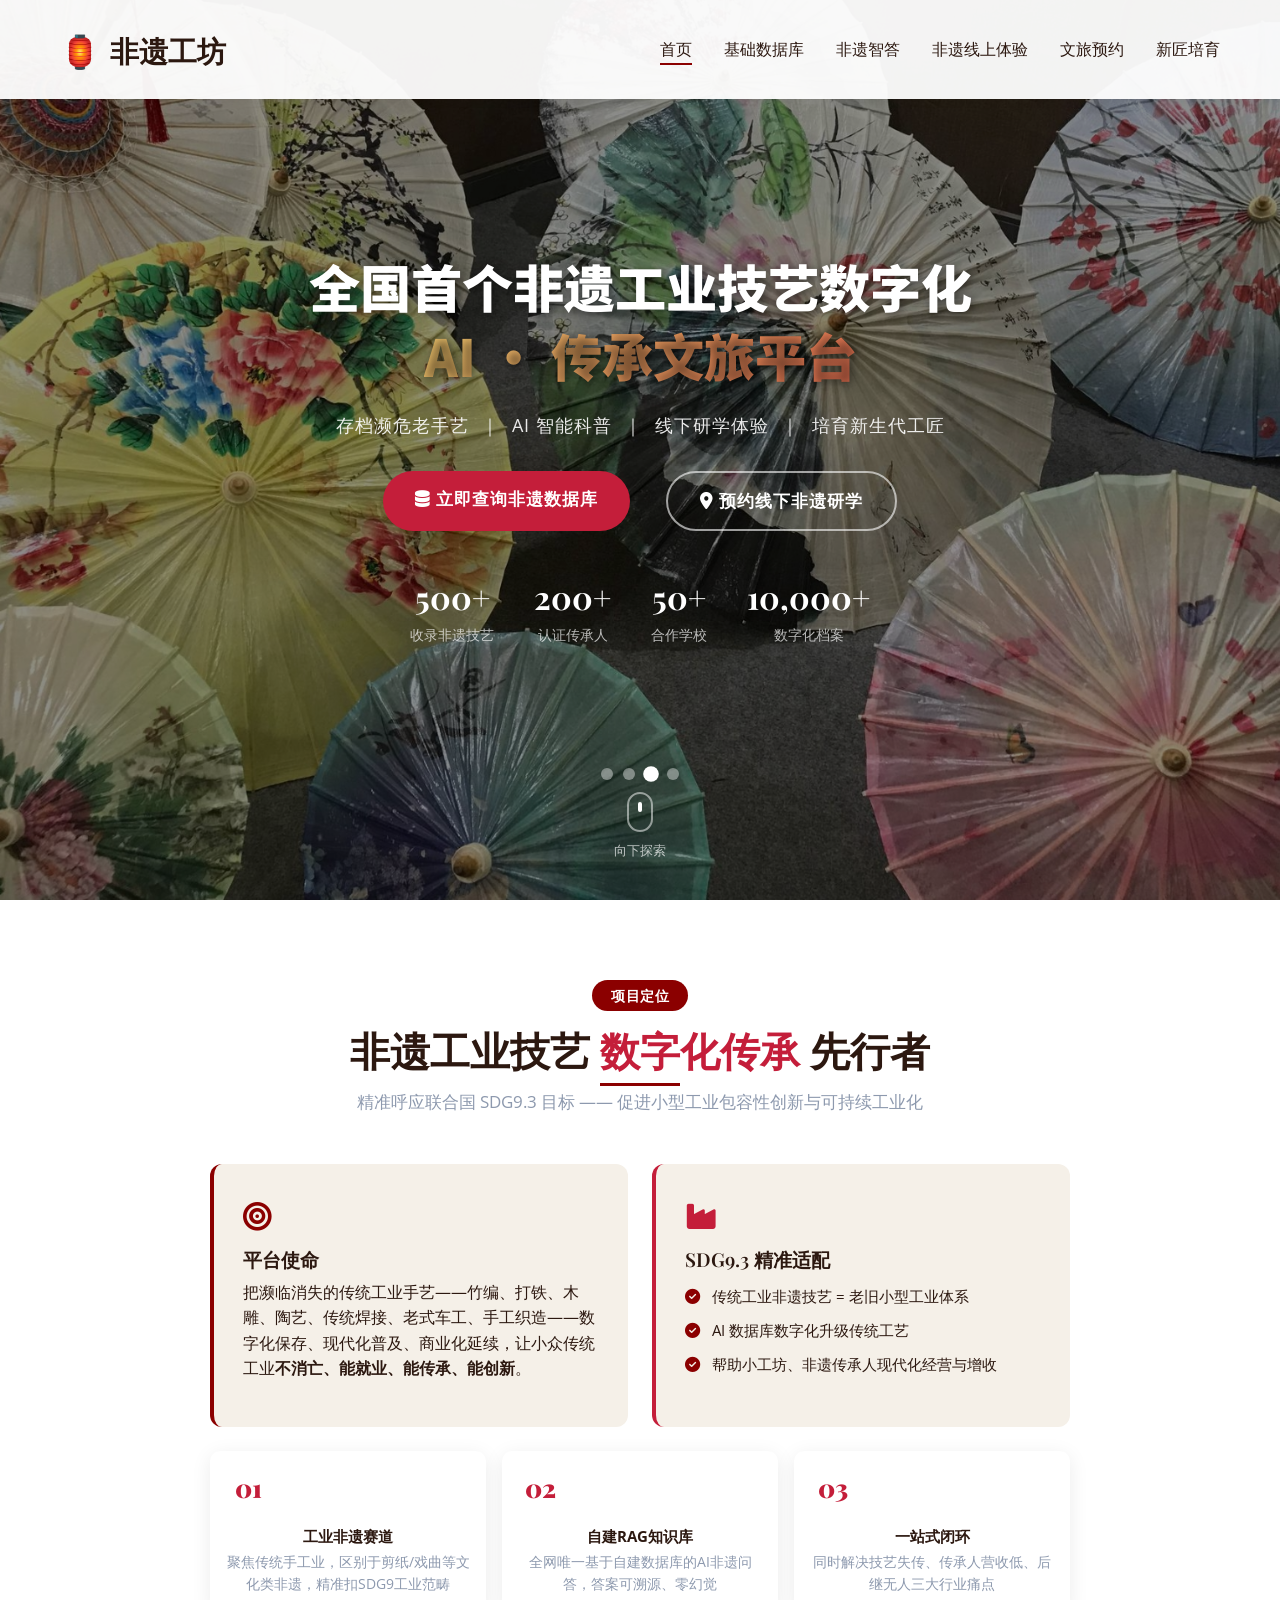
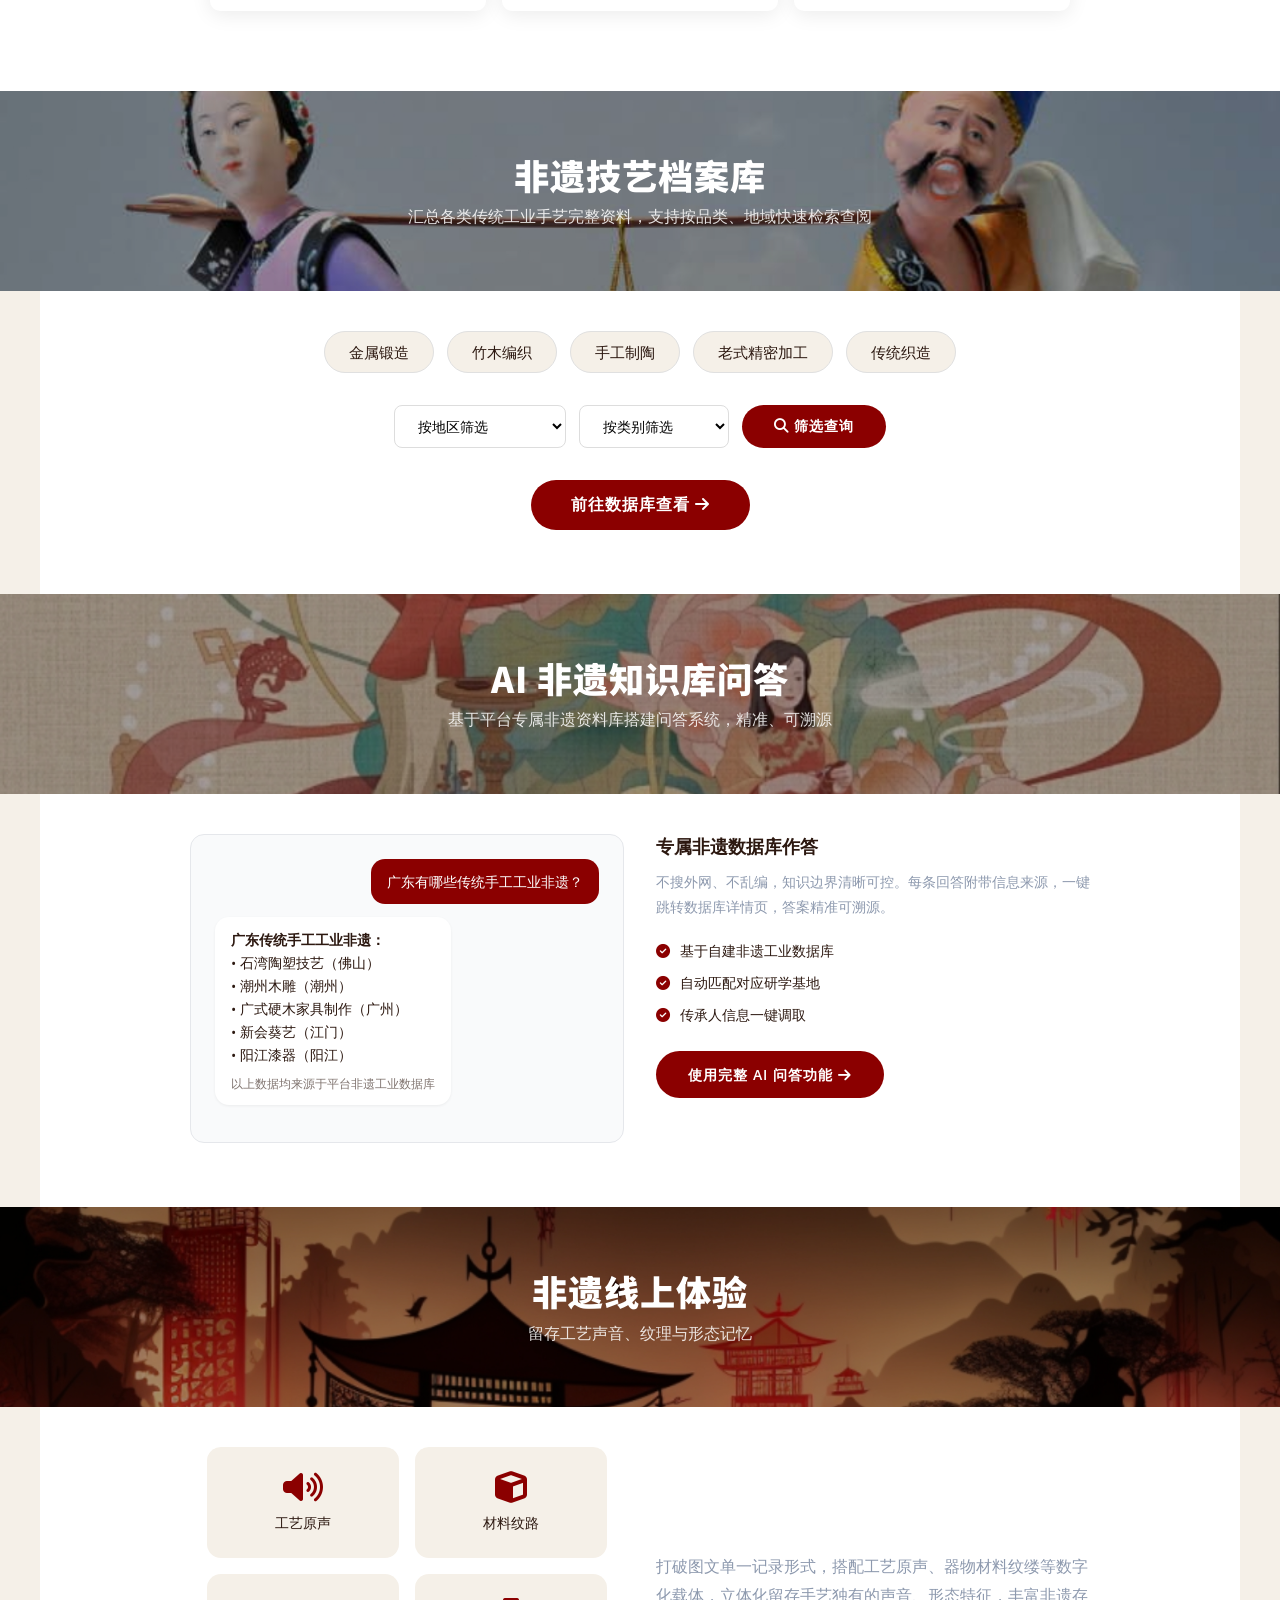
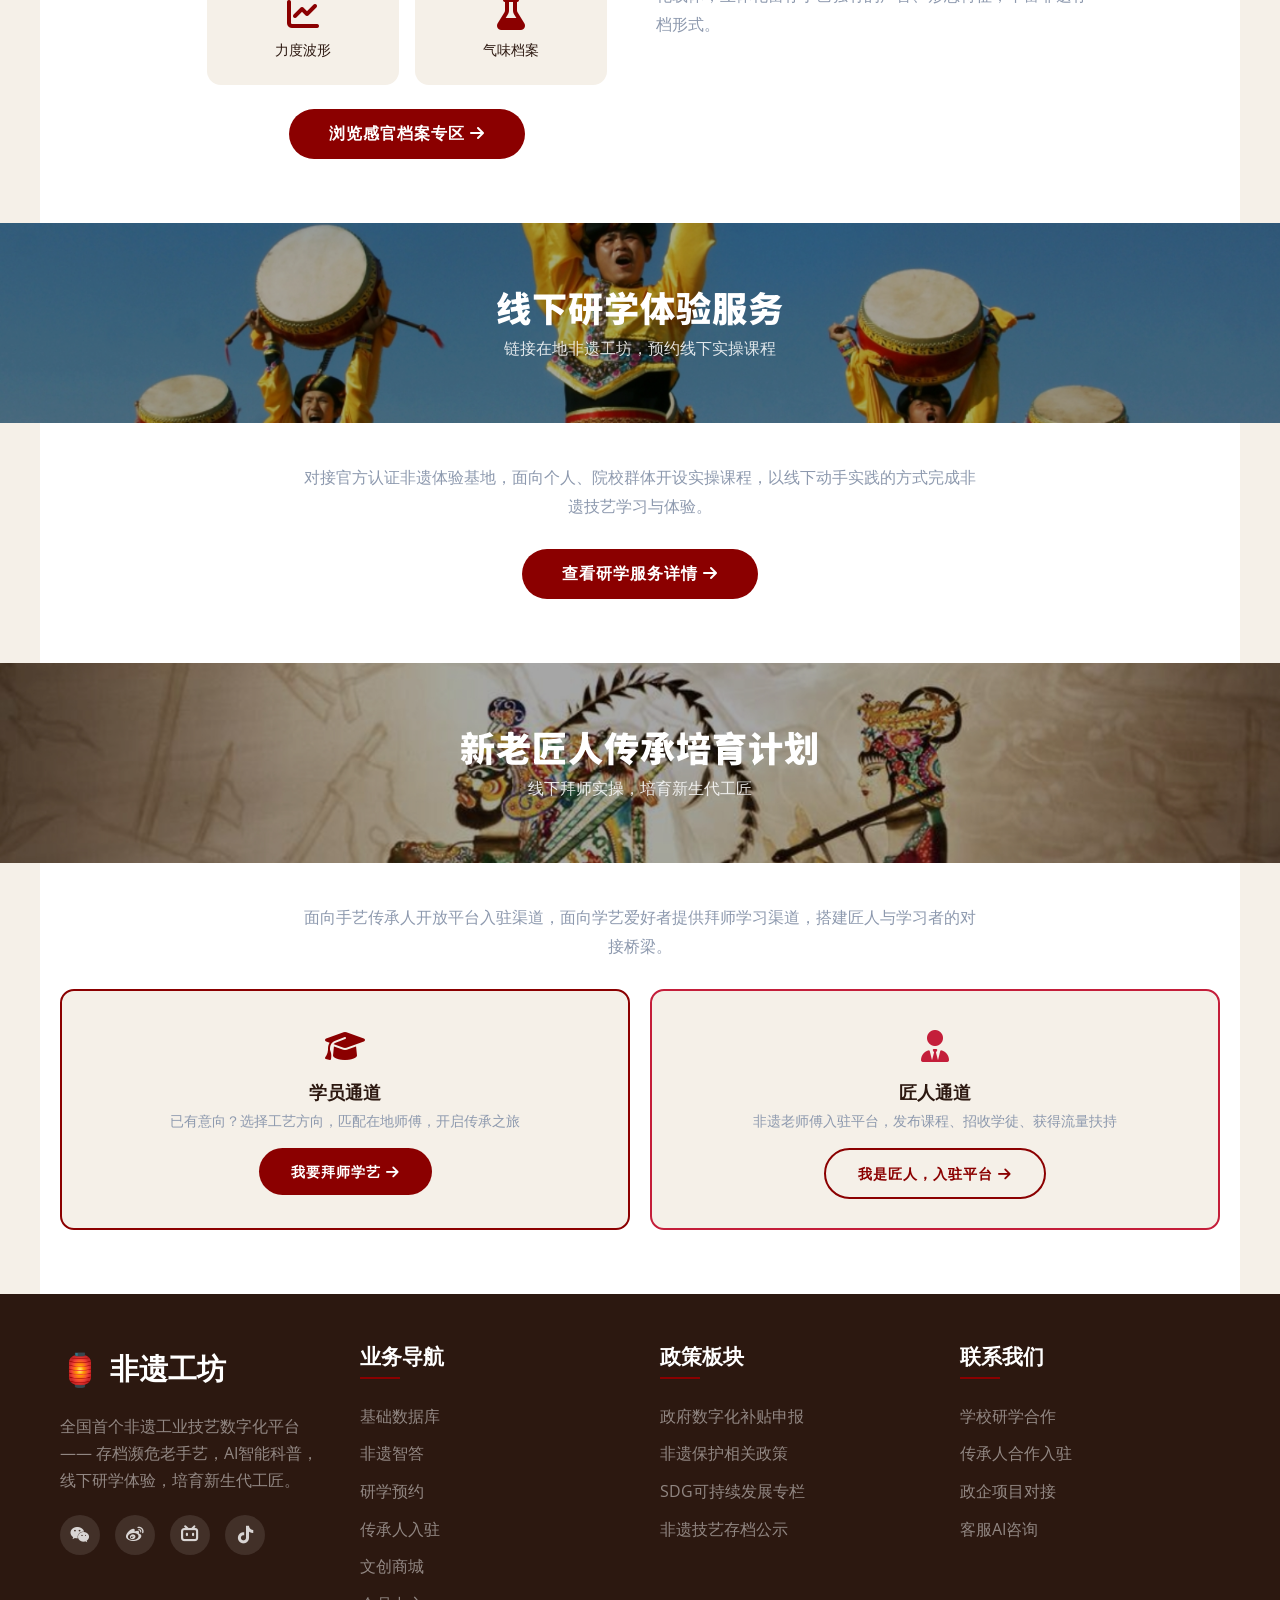
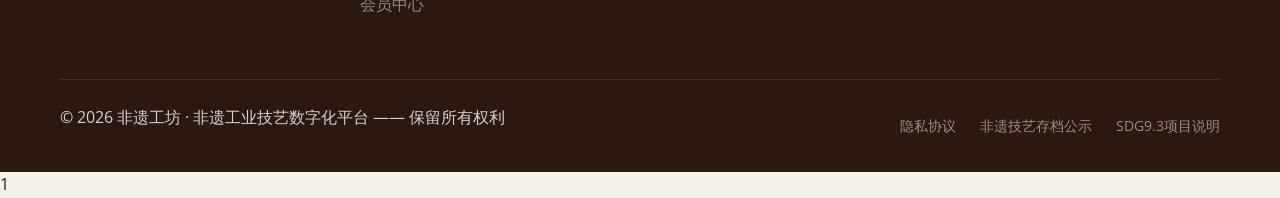
<file: html_base/index.html>
<!DOCTYPE html>
<html lang="zh-CN">
<head>
    <meta charset="UTF-8">
    <meta name="viewport" content="width=device-width, initial-scale=1.0">
    <title>非遗工业技艺数字化平台 - AI传承文旅</title>

    <!-- Google Fonts -->
    <link rel="preconnect" href="https://fonts.googleapis.com">
    <link rel="preconnect" href="https://fonts.gstatic.com" crossorigin>
    <link href="https://fonts.googleapis.com/css2?family=Playfair+Display:wght@400;500;600;700&family=Open+Sans:wght@300;400;500;600;700&family=Noto+Sans+SC:wght@300;400;500;700;900&display=swap" rel="stylesheet">

    <!-- Font Awesome Icons -->
    <link rel="stylesheet" href="https://cdn.bootcdn.net/ajax/libs/font-awesome/6.4.0/css/all.min.css">

    <!-- Main CSS -->
    <link rel="stylesheet" href="css/style.css">
    <!-- Page CSS -->
    <link rel="stylesheet" href="css/home.css">

    <link rel="icon" type="image/x-icon" href="images/favicon.png">
</head>
<body>
    <!-- Preloader -->
    <div class="preloader">
        <div class="flower-spinner">
            <div class="petal"></div><div class="petal"></div>
            <div class="petal"></div><div class="petal"></div>
        </div>
    </div>

    <!-- ============ Header ============ -->
    <header class="header">
        <div class="container">
            <nav class="navbar">
                <a href="index.html" class="logo">
                    <span class="logo-icon">🏮</span>
                    <span class="logo-text">非遗工坊</span>
                </a>
                <ul class="nav-menu">
                    <li><a href="index.html" class="nav-link active">首页</a></li>
                    <li><a href="database.html" class="nav-link">基础数据库</a></li>
                    <li><a href="rag-qa.html" class="nav-link">非遗智答</a></li>
                    <li><a href="sensory.html" class="nav-link">非遗线上体验</a></li>
                    <li><a href="school.html" class="nav-link">文旅预约</a></li>
                    <li><a href="register.html" class="nav-link">新匠培育</a></li>
                </ul>
                <div class="hamburger"><span class="bar"></span><span class="bar"></span><span class="bar"></span></div>
            </nav>
        </div>
    </header>

    <main>
        <!-- ============================================================ -->
        <!--  HERO BANNER —— 全屏轮播  -->
        <!-- ============================================================ -->
        <section class="hero-banner">
            <div class="hero-slider">
                <div class="hero-slide active" style="background-image: url('../captures/剪纸.jpeg');">
                    <div class="slide-overlay"></div>
                </div>
                <div class="hero-slide" style="background-image: url('../captures/剪纸2.jpeg');">
                    <div class="slide-overlay"></div>
                </div>
                <div class="hero-slide" style="background-image: url('../captures/实体.jpeg');">
                    <div class="slide-overlay"></div>
                </div>
                <div class="hero-slide" style="background-image: url('../captures/素材.jpeg');">
                    <div class="slide-overlay"></div>
                </div>
            </div>

            <div class="hero-indicators">
                <span class="indicator active"></span>
                <span class="indicator"></span>
                <span class="indicator"></span>
                <span class="indicator"></span>
            </div>

            <div class="hero-content">
                <h1 class="hero-title">全国首个非遗工业技艺数字化<br><span class="highlight">AI · 传承文旅平台</span></h1>
                <p class="hero-subtitle">存档濒危老手艺 &nbsp;｜&nbsp; AI 智能科普 &nbsp;｜&nbsp; 线下研学体验 &nbsp;｜&nbsp; 培育新生代工匠</p>
                <div class="hero-buttons">
                    <a href="database.html" class="btn btn-hero-primary">
                        <i class="fas fa-database"></i> 立即查询非遗数据库
                    </a>
                    <a href="school.html" class="btn btn-hero-secondary">
                        <i class="fas fa-map-marker-alt"></i> 预约线下非遗研学
                    </a>
                </div>
                <div class="hero-stats">
                    <div class="stat-item"><span class="stat-num">500+</span><span class="stat-label">收录非遗技艺</span></div>
                    <div class="stat-item"><span class="stat-num">200+</span><span class="stat-label">认证传承人</span></div>
                    <div class="stat-item"><span class="stat-num">50+</span><span class="stat-label">合作学校</span></div>
                    <div class="stat-item"><span class="stat-num">10,000+</span><span class="stat-label">数字化档案</span></div>
                </div>
            </div>
            <div class="scroll-indicator">
                <div class="mouse"><div class="wheel"></div></div>
                <span>向下探索</span>
            </div>
        </section>

        <!-- ============================================================ -->
        <!--  板块1：项目核心定位 & SDG9.3 价值区  -->
        <!-- ============================================================ -->
        <section class="section positioning" id="positioning">
            <div class="container">
                <div class="section-header">
                    <span class="section-tag">项目定位</span>
                    <h2 class="section-title">非遗工业技艺 <span class="highlight">数字化传承</span> 先行者</h2>
                    <p class="section-subtitle">精准呼应联合国 SDG9.3 目标 —— 促进小型工业包容性创新与可持续工业化</p>
                </div>
                <div class="positioning-grid single-col">
                    <div class="positioning-left">
                        <div class="mission-card">
                            <div class="card-icon"><i class="fas fa-bullseye"></i></div>
                            <h3>平台使命</h3>
                            <p>把濒临消失的传统工业手艺——竹编、打铁、木雕、陶艺、传统焊接、老式车工、手工织造——数字化保存、现代化普及、商业化延续，让小众传统工业<strong>不消亡、能就业、能传承、能创新</strong>。</p>
                        </div>
                        <div class="sdg-card">
                            <div class="card-icon"><i class="fas fa-industry"></i></div>
                            <h3>SDG9.3 精准适配</h3>
                            <ul>
                                <li><i class="fas fa-check-circle"></i> 传统工业非遗技艺 = 老旧小型工业体系</li>
                                <li><i class="fas fa-check-circle"></i> AI 数据库数字化升级传统工艺</li>
                                <li><i class="fas fa-check-circle"></i> 帮助小工坊、非遗传承人现代化经营与增收</li>
                            </ul>
                        </div>
                        <div class="unique-cards">
                            <div class="unique-item">
                                <span class="unique-num">01</span>
                                <div><strong>工业非遗赛道</strong><p>聚焦传统手工业，区别于剪纸/戏曲等文化类非遗，精准扣SDG9工业范畴</p></div>
                            </div>
                            <div class="unique-item">
                                <span class="unique-num">02</span>
                                <div><strong>自建RAG知识库</strong><p>全网唯一基于自建数据库的AI非遗问答，答案可溯源、零幻觉</p></div>
                            </div>
                            <div class="unique-item">
                                <span class="unique-num">03</span>
                                <div><strong>一站式闭环</strong><p>同时解决技艺失传、传承人营收低、后继无人三大行业痛点</p></div>
                            </div>
                        </div>
                    </div>
                </div>
            </div>
        </section>

        <!-- ============================================================ -->
        <!--  板块2：非遗工业技艺数据库  -->
        <!-- ============================================================ -->
        <section class="section immersive-section" id="database">
            <div class="immersive-header" style="background-image: url('../captures/铜人.jpeg'); background-position: center 20%;">
                <div class="immersive-overlay"></div>
                <div class="immersive-content">
                    <h2>非遗技艺档案库</h2>
                    <p>汇总各类传统工业手艺完整资料，支持按品类、地域快速检索查阅</p>
                </div>
            </div>
            <div class="container section-body">
                <div class="simple-tags">
                    <span class="simple-tag">金属锻造</span>
                    <span class="simple-tag">竹木编织</span>
                    <span class="simple-tag">手工制陶</span>
                    <span class="simple-tag">老式精密加工</span>
                    <span class="simple-tag">传统织造</span>
                </div>
                <div class="simple-filter">
                    <select><option value="">按地区筛选</option><option>北京市</option><option>天津市</option><option>上海市</option><option>重庆市</option><option>河北省</option><option>山西省</option><option>辽宁省</option><option>吉林省</option><option>黑龙江省</option><option>江苏省</option><option>浙江省</option><option>安徽省</option><option>福建省</option><option>江西省</option><option>山东省</option><option>河南省</option><option>湖北省</option><option>湖南省</option><option>广东省</option><option>海南省</option><option>四川省</option><option>贵州省</option><option>云南省</option><option>陕西省</option><option>甘肃省</option><option>青海省</option><option>台湾省</option><option>内蒙古自治区</option><option>广西壮族自治区</option><option>西藏自治区</option><option>宁夏回族自治区</option><option>新疆维吾尔自治区</option><option>香港特别行政区</option><option>澳门特别行政区</option></select>
                    <select><option value="">按类别筛选</option><option>民间文学</option><option>传统音乐</option><option>传统舞蹈</option><option>传统戏剧</option><option>曲艺</option><option>传统体育</option><option>传统美术</option><option>传统技艺</option><option>传统医药</option></select>
                    <button class="btn btn-primary"><i class="fas fa-search"></i> 筛选查询</button>
                </div>
                <div class="simple-btn-row">
                    <a href="database.html" class="btn btn-primary">前往数据库查看 <i class="fas fa-arrow-right"></i></a>
                </div>
            </div>
        </section>

        <!-- ============================================================ -->
        <!--  板块3：RAG 智能问答系统  -->
        <!-- ============================================================ -->
        <section class="section immersive-section" id="ai-qa">
            <div class="immersive-header" style="background-image: url('../captures/剪纸3.jpeg');">
                <div class="immersive-overlay"></div>
                <div class="immersive-content">
                    <h2>AI 非遗知识库问答</h2>
                    <p>基于平台专属非遗资料库搭建问答系统，精准、可溯源</p>
                </div>
            </div>
            <div class="container section-body">
                <div class="qa-split">
                    <div class="qa-demo">
                        <div class="demo-chat">
                            <div class="demo-msg user-msg">
                                <div class="demo-bubble">广东有哪些传统手工工业非遗？</div>
                            </div>
                            <div class="demo-msg ai-msg">
                                <div class="demo-bubble">
                                    <strong>广东传统手工工业非遗：</strong><br>
                                    • 石湾陶塑技艺（佛山）<br>
                                    • 潮州木雕（潮州）<br>
                                    • 广式硬木家具制作（广州）<br>
                                    • 新会葵艺（江门）<br>
                                    • 阳江漆器（阳江）<br>
                                    <small>以上数据均来源于平台非遗工业数据库</small>
                                </div>
                            </div>
                        </div>
                    </div>
                    <div class="qa-desc">
                        <h3>专属非遗数据库作答</h3>
                        <p>不搜外网、不乱编，知识边界清晰可控。每条回答附带信息来源，一键跳转数据库详情页，答案精准可溯源。</p>
                        <ul class="qa-desc-list">
                            <li><i class="fas fa-check-circle"></i> 基于自建非遗工业数据库</li>
                            <li><i class="fas fa-check-circle"></i> 自动匹配对应研学基地</li>
                            <li><i class="fas fa-check-circle"></i> 传承人信息一键调取</li>
                        </ul>
                        <a href="rag-qa.html" class="btn btn-primary">使用完整 AI 问答功能 <i class="fas fa-arrow-right"></i></a>
                    </div>
                </div>
            </div>
        </section>

        <!-- ============================================================ -->
        <!--  板块4：感官数字化档案  -->
        <!-- ============================================================ -->
        <section class="section immersive-section" id="sensory">
            <div class="immersive-header" style="background-image: url('../captures/素材2.jpeg');">
                <div class="immersive-overlay"></div>
                <div class="immersive-content">
                    <h2>非遗线上体验</h2>
                    <p>留存工艺声音、纹理与形态记忆</p>
                </div>
            </div>
            <div class="container section-body">
                <div class="sensory-split">
                    <div class="sensory-left">
                        <div class="simple-preview-controls">
                            <div class="preview-item">
                                <i class="fas fa-volume-up"></i>
                                <span>工艺原声</span>
                            </div>
                            <div class="preview-item">
                                <i class="fas fa-cube"></i>
                                <span>材料纹路</span>
                            </div>
                            <div class="preview-item">
                                <i class="fas fa-chart-line"></i>
                                <span>力度波形</span>
                            </div>
                            <div class="preview-item">
                                <i class="fas fa-flask"></i>
                                <span>气味档案</span>
                            </div>
                        </div>
                        <div class="simple-btn-row">
                            <a href="sensory.html" class="btn btn-primary">浏览感官档案专区 <i class="fas fa-arrow-right"></i></a>
                        </div>
                    </div>
                    <div class="sensory-right">
                        <p class="sensory-desc">打破图文单一记录形式，搭配工艺原声、器物材料纹缕等数字化载体，立体化留存手艺独有的声音、形态特征，丰富非遗存档形式。</p>
                    </div>
                </div>
            </div>
        </section>

        <!-- ============================================================ -->
        <!--  板块5：线下研学体验服务  -->
        <!-- ============================================================ -->
        <section class="section immersive-section" id="study-tour">
            <div class="immersive-header" style="background-image: url('../captures/实体鼓.jpeg');">
                <div class="immersive-overlay"></div>
                <div class="immersive-content">
                    <h2>线下研学体验服务</h2>
                    <p>链接在地非遗工坊，预约线下实操课程</p>
                </div>
            </div>
            <div class="container section-body">
                <p class="section-body-desc">对接官方认证非遗体验基地，面向个人、院校群体开设实操课程，以线下动手实践的方式完成非遗技艺学习与体验。</p>
                <div class="simple-btn-row">
                    <a href="school.html" class="btn btn-primary">查看研学服务详情 <i class="fas fa-arrow-right"></i></a>
                </div>
            </div>
        </section>

        <!-- ============================================================ -->
        <!--  板块6：新老匠人传承培育计划  -->
        <!-- ============================================================ -->
        <section class="section immersive-section" id="inheritor">
            <div class="immersive-header" style="background-image: url('../captures/剪纸4.jpeg');">
                <div class="immersive-overlay"></div>
                <div class="immersive-content">
                    <h2>新老匠人传承培育计划</h2>
                    <p>线下拜师实操，培育新生代工匠</p>
                </div>
            </div>
            <div class="container section-body">
                <p class="section-body-desc">面向手艺传承人开放平台入驻渠道，面向学艺爱好者提供拜师学习渠道，搭建匠人与学习者的对接桥梁。</p>
                <div class="dual-entry">
                    <div class="entry-panel student-panel">
                        <div class="entry-icon"><i class="fas fa-graduation-cap"></i></div>
                        <h3>学员通道</h3>
                        <p>已有意向？选择工艺方向，匹配在地师傅，开启传承之旅</p>
                        <a href="register.html" class="btn btn-primary">我要拜师学艺 <i class="fas fa-arrow-right"></i></a>
                    </div>
                    <div class="entry-panel master-panel">
                        <div class="entry-icon"><i class="fas fa-user-tie"></i></div>
                        <h3>匠人通道</h3>
                        <p>非遗老师傅入驻平台，发布课程、招收学徒、获得流量扶持</p>
                        <a href="register.html" class="btn btn-secondary">我是匠人，入驻平台 <i class="fas fa-arrow-right"></i></a>
                    </div>
                </div>
            </div>
        </section>
    </main>

    <!-- ============================================================ -->
    <!--  底部功能区（全站通用页脚增强版）  -->
    <!-- ============================================================ -->
    <footer class="footer enhanced-footer">
        <div class="container">
            <div class="footer-grid">
                <div class="footer-col footer-brand">
                    <a href="index.html" class="logo footer-logo">
                        <span class="logo-icon">🏮</span>
                        <span class="logo-text">非遗工坊</span>
                    </a>
                    <p class="footer-about">全国首个非遗工业技艺数字化平台 —— 存档濒危老手艺，AI智能科普，线下研学体验，培育新生代工匠。</p>
                    <div class="social-links">
                        <a href="#"><i class="fab fa-weixin"></i></a>
                        <a href="#"><i class="fab fa-weibo"></i></a>
                        <a href="#"><i class="fab fa-bilibili"></i></a>
                        <a href="#"><i class="fab fa-tiktok"></i></a>
                    </div>
                </div>
                <div class="footer-col">
                    <h3 class="footer-title">业务导航</h3>
                    <ul class="footer-links">
                        <li><a href="database.html">基础数据库</a></li>
                        <li><a href="rag-qa.html">非遗智答</a></li>
                        <li><a href="school.html">研学预约</a></li>
                        <li><a href="register.html">传承人入驻</a></li>
                        <li><a href="#">文创商城</a></li>
                        <li><a href="#">会员中心</a></li>
                    </ul>
                </div>
                <div class="footer-col">
                    <h3 class="footer-title">政策板块</h3>
                    <ul class="footer-links">
                        <li><a href="#">政府数字化补贴申报</a></li>
                        <li><a href="#">非遗保护相关政策</a></li>
                        <li><a href="#">SDG可持续发展专栏</a></li>
                        <li><a href="#">非遗技艺存档公示</a></li>
                    </ul>
                </div>
                <div class="footer-col">
                    <h3 class="footer-title">联系我们</h3>
                    <ul class="footer-links">
                        <li><a href="school.html">学校研学合作</a></li>
                        <li><a href="#">传承人合作入驻</a></li>
                        <li><a href="#">政企项目对接</a></li>
                        <li><a href="rag-qa.html">客服AI咨询</a></li>
                    </ul>
                </div>
            </div>
            <div class="footer-bottom">
                <p>&copy; <span id="current-year">2026</span> 非遗工坊 · 非遗工业技艺数字化平台 —— 保留所有权利</p>
                <div class="footer-links-bottom">
                    <a href="#">隐私协议</a>
                    <a href="#">非遗技艺存档公示</a>
                    <a href="#">SDG9.3项目说明</a>
                </div>
            </div>
        </div>
    </footer>

    <!-- Back to Top -->
    <button class="back-to-top"><i class="fas fa-chevron-up"></i></button>

    <!-- JavaScript -->
    <script src="js/script.js"></script>
    <script src="js/home.js"></script>
1</body>
</html>
</file>
<file: html_base/css/style.css>
/* ===== CSS RESET & BASE STYLES ===== */
* {
    margin: 0;
    padding: 0;
    box-sizing: border-box;
}

:root {
    /* Color Palette - 中国非遗文化配色 */
    --primary-color: #8B0000;
    --primary-dark: #6B0000;
    --secondary-color: #DAA520;
    --accent-color: #C41E3A;
    --dark-color: #2C1810;
    --light-color: #F5F0E8;
    --gray-color: #8d99ae;
    --white: #ffffff;
    --black: #222222;
    
    /* Typography */
    --heading-font: 'Playfair Display', serif;
    --body-font: 'Open Sans', sans-serif;
    
    /* Spacing */
    --section-padding: 5rem 0;
    --container-width: 1200px;
    
    /* Transitions */
    --transition: all 0.3s ease;
    --slow-transition: all 0.6s cubic-bezier(0.4, 0, 0.2, 1);
    
    /* Shadows */
    --shadow: 0 5px 15px rgba(0, 0, 0, 0.08);
    --shadow-hover: 0 10px 25px rgba(0, 0, 0, 0.12);
}

html {
    scroll-behavior: smooth;
}

body {
    font-family: var(--body-font);
    font-size: 16px;
    line-height: 1.6;
    color: var(--dark-color);
    background-color: var(--light-color);
    overflow-x: hidden;
}

.container {
    width: 100%;
    max-width: var(--container-width);
    margin: 0 auto;
    padding: 0 20px;
}

section {
    padding: var(--section-padding);
}

/* ===== TYPOGRAPHY ===== */
h1, h2, h3, h4, h5, h6 {
    font-family: var(--heading-font);
    font-weight: 600;
    line-height: 1.3;
    margin-bottom: 1rem;
}

h1 {
    font-size: 3.5rem;
}

h2 {
    font-size: 2.5rem;
    position: relative;
    display: inline-block;
}

.section-title {
    text-align: center;
    margin-bottom: 3rem;
}

.section-title::after {
    content: '';
    position: absolute;
    bottom: -10px;
    left: 50%;
    transform: translateX(-50%);
    width: 80px;
    height: 3px;
    background-color: var(--primary-color);
}

p {
    margin-bottom: 1rem;
}

a {
    text-decoration: none;
    color: inherit;
    transition: var(--transition);
}

ul {
    list-style: none;
}

/* ===== BUTTONS ===== */
.btn {
    display: inline-block;
    padding: 12px 32px;
    border-radius: 50px;
    font-weight: 600;
    text-transform: uppercase;
    letter-spacing: 1px;
    font-size: 0.9rem;
    border: none;
    cursor: pointer;
    transition: var(--transition);
    text-align: center;
}

.btn-primary {
    background-color: var(--primary-color);
    color: var(--white);
}

.btn-primary:hover {
    background-color: var(--primary-dark);
    transform: translateY(-3px);
    box-shadow: var(--shadow-hover);
}

.btn-secondary {
    background-color: transparent;
    color: var(--primary-color);
    border: 2px solid var(--primary-color);
}

.btn-secondary:hover {
    background-color: var(--primary-color);
    color: var(--white);
    transform: translateY(-3px);
}

.btn-light {
    background-color: var(--white);
    color: var(--primary-color);
}

.btn-light:hover {
    background-color: var(--primary-color);
    color: var(--white);
}

/* ===== SHARED PAGE BANNER ===== */
.page-banner {
    background-size: cover;
    background-position: center;
    position: relative;
    text-align: center;
    height: 220px;
    display: flex;
    align-items: center;
    justify-content: center;
    overflow: hidden;
    cursor: default;
    transition: height 0.5s cubic-bezier(0.4, 0, 0.2, 1);
    color: #fff;
}
.page-banner:hover {
    height: 380px;
}
.page-banner::before {
    content: '';
    position: absolute;
    inset: 0;
    background: rgba(0,0,0,0.35);
    z-index: 0;
    transition: background 0.5s;
}
.page-banner:hover::before {
    background: rgba(0,0,0,0.25);
}
.page-banner .container {
    position: relative;
    z-index: 1;
}
.page-banner .page-title {
    font-family: 'Noto Sans SC', var(--heading-font);
    font-size: 2.2rem;
    font-weight: 900;
    margin-bottom: 0.4rem;
    color: #fff;
}
.page-banner .page-subtitle {
    font-size: 1rem;
    opacity: 0.85;
    margin: 0;
}

/* ===== PRELOADER ===== */
.preloader {
    position: fixed;
    top: 0;
    left: 0;
    width: 100%;
    height: 100%;
    background-color: var(--light-color);
    display: flex;
    justify-content: center;
    align-items: center;
    z-index: 9999;
    transition: opacity 0.5s ease, visibility 0.5s ease;
}

.preloader.hidden {
    opacity: 0;
    visibility: hidden;
}

.flower-spinner {
    position: relative;
    width: 80px;
    height: 80px;
}

.petal {
    position: absolute;
    width: 20px;
    height: 40px;
    background-color: var(--primary-color);
    border-radius: 50% 50% 50% 50% / 60% 60% 40% 40%;
    transform-origin: bottom center;
    animation: bloom 1.5s infinite ease-in-out;
}

.petal:nth-child(1) { transform: rotate(0deg) translateY(-20px); animation-delay: 0s; }
.petal:nth-child(2) { transform: rotate(90deg) translateY(-20px); animation-delay: 0.2s; }
.petal:nth-child(3) { transform: rotate(180deg) translateY(-20px); animation-delay: 0.4s; }
.petal:nth-child(4) { transform: rotate(270deg) translateY(-20px); animation-delay: 0.6s; }

@keyframes bloom {
    0%, 100% { transform: rotate(var(--rot)) translateY(-20px) scale(0.8); }
    50% { transform: rotate(var(--rot)) translateY(-30px) scale(1.1); }
}

/* ===== HEADER & NAVIGATION ===== */
.header {
    position: fixed;
    top: 0;
    left: 0;
    width: 100%;
    background-color: rgba(255, 255, 255, 0.95);
    box-shadow: 0 2px 10px rgba(0, 0, 0, 0.05);
    z-index: 1000;
    transition: var(--transition);
}

.header.scrolled {
    background-color: var(--white);
    box-shadow: var(--shadow);
}

.navbar {
    display: flex;
    justify-content: space-between;
    align-items: center;
    padding: 1.5rem 0;
}

.logo {
    display: flex;
    align-items: center;
    font-family: var(--heading-font);
    font-size: 1.8rem;
    font-weight: 700;
    color: var(--dark-color);
}

.logo-icon {
    margin-right: 10px;
    font-size: 2rem;
}

.nav-menu {
    display: flex;
    gap: 2rem;
}

.nav-link {
    font-weight: 500;
    position: relative;
    padding: 5px 0;
}

.nav-link::after {
    content: '';
    position: absolute;
    bottom: 0;
    left: 0;
    width: 0;
    height: 2px;
    background-color: var(--primary-color);
    transition: var(--transition);
}

.nav-link:hover::after,
.nav-link.active::after {
    width: 100%;
}

.nav-icons {
    display: flex;
    gap: 1.5rem;
    align-items: center;
}

.icon-link {
    font-size: 1.2rem;
    position: relative;
    display: flex;
    align-items: center;
}

.hamburger {
    display: none;
    cursor: pointer;
}

.bar {
    display: block;
    width: 25px;
    height: 3px;
    margin: 5px auto;
    background-color: var(--dark-color);
    transition: var(--transition);
}

/* ===== HERO SECTION ===== */
.hero {
    position: relative;
    height: 100vh;
    min-height: 700px;
    display: flex;
    align-items: center;
    justify-content: center;
    overflow: hidden;
    margin-top: 80px;
}

.hero-slider {
    position: absolute;
    top: 0;
    left: 0;
    width: 100%;
    height: 100%;
    z-index: 1;
}

.hero-slide {
    position: absolute;
    width: 100%;
    height: 100%;
    background-size: cover;
    background-position: center;
    opacity: 0;
    transition: opacity 1.5s ease;
}

.hero-slide.active {
    opacity: 1;
}

.hero-content {
    position: relative;
    z-index: 2;
    text-align: center;
    color: var(--white);
    max-width: 800px;
    padding: 0 20px;
}

.hero-title {
    font-size: 4rem;
    margin-bottom: 1rem;
    text-shadow: 2px 2px 10px rgba(0, 0, 0, 0.5);
    animation: fadeInUp 1s ease;
}

.hero-subtitle {
    font-size: 1.3rem;
    margin-bottom: 2.5rem;
    opacity: 0.9;
    animation: fadeInUp 1s ease 0.3s both;
}

.hero-content .btn {
    margin: 0 10px;
    animation: fadeInUp 1s ease 0.6s both;
}

.scroll-indicator {
    position: absolute;
    bottom: 40px;
    left: 50%;
    transform: translateX(-50%);
    z-index: 2;
    animation: bounce 2s infinite;
}

.mouse {
    width: 30px;
    height: 50px;
    border: 2px solid rgba(255, 255, 255, 0.7);
    border-radius: 20px;
    display: flex;
    justify-content: center;
    padding-top: 10px;
}

.wheel {
    width: 4px;
    height: 10px;
    background-color: rgba(255, 255, 255, 0.9);
    border-radius: 2px;
    animation: scroll 2s infinite;
}

/* ===== ANIMATIONS ===== */
@keyframes fadeInUp {
    from {
        opacity: 0;
        transform: translateY(30px);
    }
    to {
        opacity: 1;
        transform: translateY(0);
    }
}

@keyframes bounce {
    0%, 20%, 50%, 80%, 100% {
        transform: translateX(-50%) translateY(0);
    }
    40% {
        transform: translateX(-50%) translateY(-10px);
    }
    60% {
        transform: translateX(-50%) translateY(-5px);
    }
}

@keyframes scroll {
    0% {
        transform: translateY(0);
        opacity: 1;
    }
    100% {
        transform: translateY(20px);
        opacity: 0;
    }
}

/* ===== RESPONSIVE STYLES ===== */
@media (max-width: 992px) {
    h1 {
        font-size: 3rem;
    }
    
    h2 {
        font-size: 2.2rem;
    }
    
    .hero-title {
        font-size: 3.2rem;
    }
    
    .nav-menu {
        position: fixed;
        top: 80px;
        left: -100%;
        width: 100%;
        background-color: var(--white);
        flex-direction: column;
        text-align: center;
        padding: 2rem 0;
        box-shadow: 0 10px 15px rgba(0, 0, 0, 0.1);
        transition: var(--slow-transition);
        z-index: 999;
    }
    
    .nav-menu.active {
        left: 0;
    }
    
    .hamburger {
        display: block;
    }
    
    .hamburger.active .bar:nth-child(2) {
        opacity: 0;
    }
    
    .hamburger.active .bar:nth-child(1) {
        transform: translateY(8px) rotate(45deg);
    }
    
    .hamburger.active .bar:nth-child(3) {
        transform: translateY(-8px) rotate(-45deg);
    }
}

@media (max-width: 768px) {
    :root {
        --section-padding: 4rem 0;
    }
    
    h1 {
        font-size: 2.5rem;
    }
    
    h2 {
        font-size: 2rem;
    }
    
    .hero-title {
        font-size: 2.5rem;
    }
    
    .hero-subtitle {
        font-size: 1.1rem;
    }
    
    .hero {
        min-height: 600px;
    }
    
    .btn {
        padding: 10px 24px;
        font-size: 0.85rem;
    }
}

@media (max-width: 576px) {
    .hero-content .btn {
        display: block;
        margin: 10px auto;
        width: 80%;
        max-width: 250px;
    }
    
    .hero-title {
        font-size: 2.2rem;
    }
    .logo{
        font-size: 14px;
    }
    .logo-icon{
        font-size: 20px;
    }
}
/* ===== FEATURED CATEGORIES ===== */
.featured-categories {
    background-color: var(--white);
}

.categories-grid {
    display: grid;
    grid-template-columns: repeat(auto-fit, minmax(250px, 1fr));
    gap: 30px;
    margin-top: 30px;
}

.category-card {
    background: var(--white);
    border-radius: 15px;
    overflow: hidden;
    box-shadow: var(--shadow);
    transition: var(--transition);
    position: relative;
}

.category-card:hover {
    transform: translateY(-10px);
    box-shadow: var(--shadow-hover);
}

.category-image {
    height: 250px;
    background-size: cover;
    background-position: center;
    background-color: #f0f0f0; /* Fallback color */
}

.category-content {
    padding: 25px;
    text-align: center;
}

.category-name {
    font-size: 1.4rem;
    margin-bottom: 8px;
    color: var(--dark-color);
}

.category-count {
    color: var(--gray-color);
    font-size: 0.9rem;
    margin-bottom: 15px;
}

.category-link {
    display: inline-block;
    color: var(--primary-color);
    font-weight: 600;
    text-transform: uppercase;
    font-size: 0.85rem;
    letter-spacing: 1px;
    position: relative;
    padding-bottom: 3px;
}

.category-link::after {
    content: '';
    position: absolute;
    bottom: 0;
    left: 0;
    width: 0;
    height: 2px;
    background-color: var(--primary-color);
    transition: var(--transition);
}

.category-link:hover::after {
    width: 100%;
}

/* ===== POPULAR PRODUCTS ===== */
.popular-products {
    background-color: #f9f9f9;
}

.products-slider {
    position: relative;
    overflow: hidden;
    padding: 20px 0;
}

.products-grid {
    display: grid;
    grid-template-columns: repeat(auto-fill, minmax(280px, 1fr));
    gap: 30px;
}

.product-card {
    background: var(--white);
    border-radius: 15px;
    overflow: hidden;
    box-shadow: var(--shadow);
    transition: var(--transition);
}

.product-card:hover {
    transform: translateY(-10px);
    box-shadow: var(--shadow-hover);
}

.product-image {
    height: 250px;
    background-size: cover;
    background-position: center;
    background-color: #f0f0f0;
    position: relative;
}

.product-badge {
    position: absolute;
    top: 15px;
    left: 15px;
    background-color: var(--accent-color);
    color: var(--white);
    padding: 5px 12px;
    border-radius: 20px;
    font-size: 0.8rem;
    font-weight: 600;
}

.product-content {
    padding: 25px;
}

.product-name {
    font-size: 1.2rem;
    margin-bottom: 10px;
}

.product-price {
    color: var(--primary-color);
    font-size: 1.4rem;
    font-weight: 700;
    margin-bottom: 15px;
}

.product-price .old-price {
    color: var(--gray-color);
    text-decoration: line-through;
    font-size: 1rem;
    margin-left: 8px;
    font-weight: 400;
}

/* ===== CTA BANNER ===== */
.cta-banner {
    background: linear-gradient(135deg, var(--primary-color), var(--primary-dark));
    color: var(--white);
    text-align: center;
    padding: 80px 0;
    margin: 50px 0;
}

.cta-title {
    font-size: 2.8rem;
    margin-bottom: 15px;
    color: var(--white);
}

.cta-text {
    font-size: 1.2rem;
    margin-bottom: 30px;
    opacity: 0.9;
}

.cta-banner .btn-light {
    background-color: var(--white);
    color: var(--primary-color);
    padding: 15px 40px;
    font-size: 1rem;
}

.cta-banner .btn-light:hover {
    background-color: rgba(255, 255, 255, 0.9);
}

/* ===== TESTIMONIALS ===== */
.testimonials {
    background-color: var(--white);
}

.testimonials-slider {
    max-width: 800px;
    margin: 0 auto;
    position: relative;
}

.testimonial-card {
    background: var(--light-color);
    border-radius: 15px;
    padding: 40px;
    text-align: center;
    box-shadow: var(--shadow);
    margin: 20px;
}

.testimonial-text {
    font-size: 1.1rem;
    font-style: italic;
    margin-bottom: 25px;
    line-height: 1.8;
}

.testimonial-author {
    display: flex;
    align-items: center;
    justify-content: center;
    gap: 15px;
}

.author-avatar {
    width: 60px;
    height: 60px;
    border-radius: 50%;
    background-color: var(--gray-color);
    overflow: hidden;
}

.author-info h4 {
    margin-bottom: 5px;
    font-size: 1.1rem;
}

.author-rating {
    color: var(--secondary-color);
    font-size: 0.9rem;
}

/* ===== FOOTER ===== */
.footer {
    background-color: var(--dark-color);
    color: var(--white);
    padding-top: 60px;
}

.footer-grid {
    display: grid;
    grid-template-columns: repeat(auto-fit, minmax(250px, 1fr));
    gap: 40px;
    margin-bottom: 50px;
}

.footer-title {
    font-size: 1.3rem;
    margin-bottom: 25px;
    color: var(--white);
    position: relative;
    padding-bottom: 10px;
}

.footer-title::after {
    content: '';
    position: absolute;
    bottom: 0;
    left: 0;
    width: 40px;
    height: 2px;
    background-color: var(--primary-color);
}

.footer-about {
    margin: 20px 0;
    line-height: 1.7;
    opacity: 0.8;
}

.social-links {
    display: flex;
    gap: 15px;
    margin-top: 20px;
}

.social-links a {
    display: inline-flex;
    align-items: center;
    justify-content: center;
    width: 40px;
    height: 40px;
    background-color: rgba(255, 255, 255, 0.1);
    border-radius: 50%;
    font-size: 1.1rem;
    transition: var(--transition);
}

.social-links a:hover {
    background-color: var(--primary-color);
    transform: translateY(-3px);
}

.footer-links li {
    margin-bottom: 12px;
}

.footer-links a {
    opacity: 0.8;
    transition: var(--transition);
}

.footer-links a:hover {
    opacity: 1;
    color: var(--primary-color);
    padding-left: 5px;
}

.footer-contacts li {
    display: flex;
    align-items: flex-start;
    margin-bottom: 15px;
    opacity: 0.8;
}

.footer-contacts i {
    margin-right: 12px;
    color: var(--primary-color);
    margin-top: 5px;
}

.footer-bottom {
    border-top: 1px solid rgba(255, 255, 255, 0.1);
    padding: 25px 0;
    display: flex;
    justify-content: space-between;
    align-items: center;
    flex-wrap: wrap;
}

.footer-payments {
    display: flex;
    gap: 15px;
    font-size: 1.5rem;
}

/* ===== BACK TO TOP BUTTON ===== */
.back-to-top {
    position: fixed;
    bottom: 30px;
    right: 30px;
    width: 50px;
    height: 50px;
    background-color: var(--primary-color);
    color: var(--white);
    border: none;
    border-radius: 50%;
    font-size: 1.2rem;
    cursor: pointer;
    opacity: 0;
    visibility: hidden;
    transition: var(--transition);
    z-index: 999;
    display: flex;
    align-items: center;
    justify-content: center;
}

.back-to-top.show {
    opacity: 1;
    visibility: visible;
}

.back-to-top:hover {
    background-color: var(--primary-dark);
    transform: translateY(-3px);
}

/* ===== SEARCH OVERLAY ===== */
.search-overlay {
    position: fixed;
    top: 0;
    left: 0;
    width: 100%;
    height: 100%;
    background-color: rgba(0, 0, 0, 0.9);
    display: flex;
    align-items: center;
    justify-content: center;
    z-index: 9999;
    opacity: 0;
    visibility: hidden;
    transition: var(--slow-transition);
}

.search-overlay.active {
    opacity: 1;
    visibility: visible;
}

.search-container {
    width: 90%;
    max-width: 700px;
    position: relative;
}

.search-form {
    display: flex;
    width: 100%;
}

.search-input {
    flex: 1;
    padding: 20px 25px;
    font-size: 1.5rem;
    border: none;
    border-radius: 50px 0 0 50px;
    background-color: rgba(255, 255, 255, 0.1);
    color: var(--white);
    outline: none;
}

.search-input::placeholder {
    color: rgba(255, 255, 255, 0.6);
}

.search-btn {
    background-color: var(--primary-color);
    color: var(--white);
    border: none;
    padding: 0 40px;
    border-radius: 0 50px 50px 0;
    font-size: 1.3rem;
    cursor: pointer;
    transition: var(--transition);
}

.search-btn:hover {
    background-color: var(--primary-dark);
}

.close-search {
    position: absolute;
    top: -60px;
    right: 0;
    background: none;
    border: none;
    color: var(--white);
    font-size: 3rem;
    cursor: pointer;
    opacity: 0.7;
    transition: var(--transition);
}

.close-search:hover {
    opacity: 1;
}

/* ===== PULSE ANIMATION FOR CART ===== */
@keyframes pulse {
    0% { transform: scale(1); }
    50% { transform: scale(1.2); }
    100% { transform: scale(1); }
}

.pulse {
    animation: pulse 0.3s ease-in-out;
}

/* ===== RESPONSIVE UPDATES ===== */
@media (max-width: 768px) {
    .cta-title {
        font-size: 2.2rem;
    }
    
    .footer-bottom {
        flex-direction: column;
        text-align: center;
        gap: 20px;
    }
    
    .search-input {
        font-size: 1.2rem;
        padding: 15px 20px;
    }
}

@media (max-width: 576px) {
    .category-image {
        height: 200px;
    }
    
    .testimonial-card {
        padding: 25px;
    }
    
    .cta-title {
        font-size: 1.8rem;
    }
    
    .cta-text {
        font-size: 1rem;
    }
}
/* ===== INSTAGRAM GALLERY ===== */
.instagram-gallery {
    background-color: #f9f9f9;
    text-align: center;
}

.section-subtitle {
    text-align: center;
    color: var(--gray-color);
    margin-bottom: 40px;
    font-size: 1.1rem;
}

.gallery-grid {
    display: grid;
    grid-template-columns: repeat(auto-fit, minmax(200px, 1fr));
    gap: 15px;
    margin-top: 30px;
}

.gallery-item {
    display: block;
    height: 200px;
    border-radius: 10px;
    overflow: hidden;
    position: relative;
    background-size: cover;
    background-position: center;
    transition: var(--transition);
}

.gallery-item::before {
    content: '';
    position: absolute;
    top: 0;
    left: 0;
    width: 100%;
    height: 100%;
    background-color: var(--primary-color);
    opacity: 0;
    transition: var(--transition);
}

.gallery-item:hover::before {
    opacity: 0.3;
}

.gallery-item:hover {
    transform: scale(1.05);
}

/* ===== RESPONSIVE UPDATES ===== */
@media (max-width: 768px) {
    .gallery-grid {
        grid-template-columns: repeat(2, 1fr);
    }
    
    .gallery-item {
        height: 150px;
    }
}

@media (max-width: 576px) {
    .gallery-grid {
        grid-template-columns: repeat(2, 1fr);
        gap: 10px;
    }
    
    .gallery-item {
        height: 120px;
    }
}
/* Mobile: disable banner hover expand */
@media (max-width: 768px) {
    .page-banner { height: 160px; }
    .page-banner:hover { height: 160px; }
    .sensory-banner { height: 160px; }
    .sensory-banner:hover { height: 160px; }
    .school-banner { height: 160px; }
    .school-banner:hover { height: 160px; }
    .register-banner { height: 160px; }
    .register-banner:hover { height: 160px; }
    .page-banner .page-title { font-size: 1.5rem; }
}
</file>
<file: html_base/css/home.css>
/* ============================================================
   非遗工业技艺数字化平台 —— 主展示页样式
   ============================================================ */

/* ===== CSS Variables (extend from style.css) ===== */
:root {
    --chinese-red: #c41e3a;
    --chinese-gold: #c9a96e;
    --chinese-ink: #2c2c2c;
    --chinese-paper: #f5f0e8;
    --dark-bg: #1a1a2e;
    --card-shadow: 0 4px 20px rgba(0,0,0,0.08);
    --card-hover: 0 8px 30px rgba(0,0,0,0.15);
}

/* ===== Section Header (shared) ===== */
.section-tag {
    display: inline-block;
    background: var(--primary-color);
    color: #fff;
    padding: 0.3rem 1.2rem;
    border-radius: 20px;
    font-size: 0.85rem;
    font-weight: 600;
    letter-spacing: 0.5px;
    margin-bottom: 0.8rem;
}
.section-header {
    text-align: center;
    margin-bottom: 3rem;
}
.section-header .section-title {
    display: block;
    margin-bottom: 0.8rem;
}
.section-header .highlight {
    color: var(--accent-color);
}
.section-header .section-subtitle {
    color: var(--gray-color);
    font-size: 1.05rem;
}

/* ============================================================ */
/*  HERO BANNER  */
/* ============================================================ */
.hero-banner {
    position: relative;
    width: 100%;
    height: 100vh;
    min-height: 700px;
    overflow: hidden;
    display: flex;
    align-items: center;
    justify-content: center;
}
.hero-slider {
    position: absolute;
    inset: 0;
}
.hero-slide {
    position: absolute;
    inset: 0;
    opacity: 0;
    transition: opacity 1.2s ease-in-out;
    background-size: cover;
    background-position: center;
    background-repeat: no-repeat;
}
.hero-slide.active {
    opacity: 1;
}
.slide-overlay {
    position: absolute;
    inset: 0;
    background: rgba(0,0,0,0.45);
}

/* Hero Indicators */
.hero-indicators {
    position: absolute;
    bottom: 120px;
    left: 50%;
    transform: translateX(-50%);
    display: flex;
    gap: 10px;
    z-index: 5;
}
.hero-indicators .indicator {
    width: 12px;
    height: 12px;
    border-radius: 50%;
    background: rgba(255,255,255,0.4);
    cursor: pointer;
    transition: all 0.3s;
}
.hero-indicators .indicator.active {
    background: #fff;
    transform: scale(1.3);
}

/* Hero Content */
.hero-content {
    position: relative;
    z-index: 3;
    text-align: center;
    color: #fff;
    padding: 0 20px;
    max-width: 900px;
}
.hero-badge {
    display: inline-block;
    background: rgba(255,255,255,0.15);
    backdrop-filter: blur(10px);
    border: 1px solid rgba(255,255,255,0.3);
    padding: 0.5rem 1.5rem;
    border-radius: 30px;
    font-size: 0.95rem;
    margin-bottom: 1.5rem;
    animation: fadeInDown 0.8s ease;
}
.hero-title {
    font-family: 'Noto Sans SC', var(--heading-font);
    font-size: 3.2rem;
    font-weight: 900;
    line-height: 1.35;
    margin-bottom: 1.2rem;
    animation: fadeInUp 0.8s ease;
}
.hero-title .highlight {
    color: #f4a261;
    background: linear-gradient(135deg, #e9c46a, #e76f51);
    -webkit-background-clip: text;
    -webkit-text-fill-color: transparent;
    background-clip: text;
}
.hero-subtitle {
    font-size: 1.15rem;
    opacity: 0.9;
    margin-bottom: 2rem;
    animation: fadeInUp 1s ease;
    letter-spacing: 1px;
}
.hero-buttons {
    display: flex;
    gap: 1rem;
    justify-content: center;
    flex-wrap: wrap;
    margin-bottom: 2.5rem;
    animation: fadeInUp 1.2s ease;
}
.btn-hero-primary {
    background: var(--accent-color);
    color: #fff;
    padding: 0.9rem 2rem;
    border-radius: 50px;
    font-size: 1.05rem;
    font-weight: 600;
    text-decoration: none;
    transition: all 0.3s;
    border: none;
    cursor: pointer;
}
.btn-hero-primary:hover {
    background: #d45d3f;
    transform: translateY(-2px);
    box-shadow: 0 8px 25px rgba(231,111,81,0.4);
    color: #fff;
}
.btn-hero-secondary {
    background: transparent;
    color: #fff;
    padding: 0.9rem 2rem;
    border-radius: 50px;
    font-size: 1.05rem;
    font-weight: 600;
    text-decoration: none;
    border: 2px solid rgba(255,255,255,0.6);
    transition: all 0.3s;
    cursor: pointer;
}
.btn-hero-secondary:hover {
    background: rgba(255,255,255,0.15);
    border-color: #fff;
    transform: translateY(-2px);
    color: #fff;
}

/* Hero Stats */
.hero-stats {
    display: flex;
    gap: 2.5rem;
    justify-content: center;
    flex-wrap: wrap;
    animation: fadeInUp 1.4s ease;
}
.hero-stats .stat-item {
    text-align: center;
}
.hero-stats .stat-num {
    display: block;
    font-size: 2rem;
    font-weight: 700;
    font-family: var(--heading-font);
}
.hero-stats .stat-label {
    font-size: 0.85rem;
    opacity: 0.7;
}

/* Scroll Indicator */
.scroll-indicator {
    position: absolute;
    bottom: 40px;
    left: 50%;
    transform: translateX(-50%);
    z-index: 5;
    display: flex;
    flex-direction: column;
    align-items: center;
    gap: 8px;
    color: rgba(255,255,255,0.7);
    font-size: 0.8rem;
}
.scroll-indicator .mouse {
    width: 26px;
    height: 40px;
    border: 2px solid rgba(255,255,255,0.5);
    border-radius: 14px;
    position: relative;
}
.scroll-indicator .wheel {
    width: 4px;
    height: 10px;
    background: #fff;
    border-radius: 2px;
    position: absolute;
    top: 8px;
    left: 50%;
    transform: translateX(-50%);
    animation: scrollWheel 2s ease-in-out infinite;
}

@keyframes fadeInDown {
    from { opacity:0; transform: translateY(-20px); }
    to { opacity:1; transform: translateY(0); }
}
@keyframes fadeInUp {
    from { opacity:0; transform: translateY(30px); }
    to { opacity:1; transform: translateY(0); }
}
@keyframes scrollWheel {
    0%,100% { top:8px; opacity:1; }
    50% { top:20px; opacity:0.3; }
}

/* ============================================================ */
/*  SECTION 1 ── POSITIONING & SDG9.3  */
/* ============================================================ */
.positioning {
    background: #fff;
}
.positioning-grid {
    display: grid;
    grid-template-columns: 1.1fr 0.9fr;
    gap: 3rem;
    align-items: start;
}
.positioning-left {
    display: flex;
    flex-direction: column;
    gap: 1.5rem;
}

/* Mission + SDG Cards */
.mission-card, .sdg-card {
    background: var(--light-color);
    padding: 1.8rem;
    border-radius: 12px;
    border-left: 4px solid var(--primary-color);
}
.sdg-card {
    border-left-color: var(--accent-color);
}
.mission-card .card-icon, .sdg-card .card-icon {
    font-size: 1.8rem;
    color: var(--primary-color);
    margin-bottom: 0.5rem;
}
.sdg-card .card-icon { color: var(--accent-color); }
.mission-card h3, .sdg-card h3 {
    font-size: 1.2rem;
    margin-bottom: 0.5rem;
}
.sdg-card ul {
    list-style: none;
    padding: 0;
}
.sdg-card ul li {
    padding: 0.3rem 0;
    font-size: 0.95rem;
}
.sdg-card ul li i {
    color: var(--primary-color);
    margin-right: 0.5rem;
}

/* Unique Cards */
.unique-cards {
    display: flex;
    flex-direction: column;
    gap: 1rem;
}
.unique-item {
    display: flex;
    gap: 1rem;
    align-items: flex-start;
    padding: 1rem;
    background: #fff;
    border-radius: 10px;
    box-shadow: var(--card-shadow);
    transition: var(--transition);
}
.unique-item:hover {
    box-shadow: var(--card-hover);
    transform: translateX(5px);
}
.unique-num {
    font-size: 1.6rem;
    font-weight: 900;
    color: var(--accent-color);
    font-family: var(--heading-font);
    min-width: 45px;
}
.unique-item strong {
    display: block;
    margin-bottom: 0.2rem;
    font-size: 0.95rem;
}
.unique-item p {
    font-size: 0.85rem;
    color: var(--gray-color);
    margin: 0;
}

/* Flow Diagram */
.flow-diagram {
    background: linear-gradient(135deg, #264653, #1a3a4a);
    color: #fff;
    padding: 2rem;
    border-radius: 16px;
    position: sticky;
    top: 100px;
}
.flow-diagram h3 {
    text-align: center;
    margin-bottom: 1.5rem;
    font-size: 1.2rem;
    opacity: 0.9;
}
.flow-chain {
    display: flex;
    flex-direction: column;
    gap: 0;
    align-items: center;
}
.flow-node {
    background: rgba(255,255,255,0.1);
    border-radius: 12px;
    padding: 1rem 1.5rem;
    text-align: center;
    width: 100%;
    transition: all 0.3s;
}
.flow-node:hover {
    background: rgba(255,255,255,0.2);
    transform: scale(1.03);
}
.flow-node .node-icon {
    font-size: 1.8rem;
    margin-bottom: 0.3rem;
}
.flow-node span {
    display: block;
    font-weight: 600;
    font-size: 1rem;
}
.flow-node small {
    display: block;
    font-size: 0.8rem;
    opacity: 0.7;
    margin-top: 0.2rem;
}
.flow-arrow {
    color: #e9c46a;
    font-size: 1.2rem;
    padding: 0.3rem 0;
    transform: rotate(90deg);
}
.loop-label {
    text-align: center;
    margin-top: 1rem;
    font-size: 0.9rem;
    color: #e9c46a;
    border-top: 1px solid rgba(255,255,255,0.2);
    padding-top: 1rem;
}

/* ============================================================ */
/*  SECTION 2 ── DATABASE ENTRY  */
/* ============================================================ */
.database-entry {
    background: var(--light-color);
}

/* Category Cards */
.category-cards {
    display: grid;
    grid-template-columns: repeat(5, 1fr);
    gap: 1.2rem;
    margin-bottom: 2rem;
}
.cat-card {
    background: #fff;
    border-radius: 14px;
    padding: 1.8rem 1rem;
    text-align: center;
    text-decoration: none;
    color: var(--dark-color);
    box-shadow: var(--card-shadow);
    transition: all 0.3s;
    border: 2px solid transparent;
}
.cat-card:hover {
    transform: translateY(-6px);
    box-shadow: var(--card-hover);
    border-color: var(--primary-color);
    color: var(--dark-color);
}
.cat-icon {
    font-size: 2.8rem;
    margin-bottom: 0.8rem;
}
.cat-card h4 {
    font-size: 1.05rem;
    margin-bottom: 0.3rem;
}
.cat-card p {
    font-size: 0.82rem;
    color: var(--gray-color);
    margin-bottom: 0.5rem;
}
.cat-count {
    display: inline-block;
    background: var(--accent-color);
    color: #fff;
    padding: 0.2rem 0.8rem;
    border-radius: 12px;
    font-size: 0.78rem;
    font-weight: 600;
}

/* Filter Bar */
.filter-bar {
    display: flex;
    gap: 0.8rem;
    flex-wrap: wrap;
    justify-content: center;
    margin-bottom: 2rem;
    padding: 1.2rem;
    background: #fff;
    border-radius: 10px;
    box-shadow: var(--card-shadow);
}
.filter-select {
    padding: 0.6rem 1rem;
    border: 1px solid #ddd;
    border-radius: 8px;
    font-size: 0.9rem;
    color: var(--dark-color);
    background: #fff;
    cursor: pointer;
    min-width: 130px;
}
.filter-select:focus {
    outline: none;
    border-color: var(--primary-color);
}

/* DB Features */
.db-features {
    display: grid;
    grid-template-columns: 1fr 0.5fr;
    gap: 1.5rem;
}
.heatmap-area .heatmap-placeholder {
    background: linear-gradient(135deg, #e8f4f1, #d4e8e4);
    border-radius: 14px;
    padding: 3rem 2rem;
    text-align: center;
    border: 2px dashed var(--primary-color);
    transition: all 0.3s;
}
.heatmap-placeholder:hover {
    background: linear-gradient(135deg, #d4e8e4, #c0dcd6);
}
.heatmap-placeholder i {
    font-size: 3rem;
    color: var(--primary-color);
    margin-bottom: 1rem;
}
.heatmap-placeholder h4 {
    font-size: 1.2rem;
    margin-bottom: 0.5rem;
}
.heatmap-placeholder p {
    color: var(--gray-color);
    margin-bottom: 0.8rem;
}
.coming-soon {
    display: inline-block;
    background: var(--secondary-color);
    color: var(--dark-color);
    padding: 0.3rem 0.8rem;
    border-radius: 12px;
    font-size: 0.8rem;
    font-weight: 600;
}
.feature-tags {
    display: flex;
    flex-direction: column;
    gap: 0.8rem;
    justify-content: center;
}
.feature-tag {
    background: #fff;
    padding: 1rem 1.2rem;
    border-radius: 10px;
    box-shadow: var(--card-shadow);
    font-weight: 600;
    font-size: 0.95rem;
    transition: all 0.3s;
}
.feature-tag:hover {
    transform: translateX(5px);
    box-shadow: var(--card-hover);
}
.feature-tag i {
    color: var(--primary-color);
    margin-right: 0.5rem;
}

/* ============================================================ */
/*  SECTION 3 ── AI Q&A  */
/* ============================================================ */
.ai-qa {
    background: #fff;
}
.qa-layout {
    display: grid;
    grid-template-columns: 1.2fr 0.8fr;
    gap: 2.5rem;
}

/* Chat Window */
.qa-chat-window {
    background: #f9fafb;
    border-radius: 16px;
    overflow: hidden;
    box-shadow: var(--card-shadow);
    border: 1px solid #e5e7eb;
}
.chat-header {
    background: var(--primary-color);
    color: #fff;
    padding: 1rem 1.5rem;
    display: flex;
    align-items: center;
    gap: 0.8rem;
}
.chat-avatar {
    font-size: 2rem;
}
.chat-title h4 {
    margin: 0;
    font-size: 1.05rem;
    color: #fff;
}
.chat-title span {
    font-size: 0.78rem;
    opacity: 0.8;
}
.chat-messages {
    padding: 1.2rem;
    display: flex;
    flex-direction: column;
    gap: 0.8rem;
    max-height: 350px;
    overflow-y: auto;
}
.msg {
    display: flex;
    gap: 0.6rem;
    max-width: 85%;
}
.msg.bot {
    align-self: flex-start;
}
.msg.user {
    align-self: flex-end;
    flex-direction: row-reverse;
}
.msg-avatar {
    font-size: 1.5rem;
    flex-shrink: 0;
}
.msg-bubble {
    background: #fff;
    padding: 0.8rem 1rem;
    border-radius: 14px;
    font-size: 0.9rem;
    line-height: 1.6;
    box-shadow: 0 1px 3px rgba(0,0,0,0.06);
}
.msg.user .msg-bubble {
    background: var(--primary-color);
    color: #fff;
}
.msg.bot .msg-bubble a {
    color: var(--primary-color);
    font-weight: 600;
}
.chat-input-area {
    display: flex;
    padding: 0.8rem 1.2rem;
    border-top: 1px solid #e5e7eb;
    gap: 0.6rem;
}
.chat-input {
    flex: 1;
    padding: 0.7rem 1rem;
    border: 1px solid #ddd;
    border-radius: 25px;
    font-size: 0.9rem;
    outline: none;
}
.chat-input:focus {
    border-color: var(--primary-color);
}
.chat-send {
    width: 42px;
    height: 42px;
    border-radius: 50%;
    background: var(--primary-color);
    color: #fff;
    border: none;
    cursor: pointer;
    transition: all 0.3s;
    flex-shrink: 0;
}
.chat-send:hover {
    background: var(--primary-dark);
}

/* QA Features */
.qa-features h3 {
    font-size: 1.15rem;
    margin-bottom: 1.2rem;
}
.qa-feature-item {
    display: flex;
    gap: 1rem;
    align-items: flex-start;
    padding: 1rem;
    background: var(--light-color);
    border-radius: 10px;
    margin-bottom: 0.8rem;
    transition: all 0.3s;
}
.qa-feature-item:hover {
    background: #eef6f4;
    transform: translateX(5px);
}
.qa-feature-item i {
    font-size: 1.3rem;
    color: var(--primary-color);
    margin-top: 0.2rem;
    width: 24px;
    text-align: center;
}
.qa-feature-item strong {
    display: block;
    font-size: 0.95rem;
    margin-bottom: 0.2rem;
}
.qa-feature-item p {
    font-size: 0.83rem;
    color: var(--gray-color);
    margin: 0;
}
.btn-block {
    display: block;
    width: 100%;
    text-align: center;
    margin-top: 1rem;
    padding: 0.8rem;
    border-radius: 25px;
    font-weight: 600;
}

/* ============================================================ */
/*  SECTION 4 ── SENSORY ARCHIVE  */
/* ============================================================ */
.sensory-archive {
    background: var(--light-color);
}
.sensory-grid {
    display: grid;
    grid-template-columns: repeat(4, 1fr);
    gap: 1.5rem;
    margin-bottom: 2rem;
}
.sensory-card {
    background: #fff;
    border-radius: 14px;
    padding: 1.5rem;
    text-align: center;
    box-shadow: var(--card-shadow);
    transition: all 0.3s;
}
.sensory-card:hover {
    transform: translateY(-5px);
    box-shadow: var(--card-hover);
}
.sensory-visual {
    height: 100px;
    display: flex;
    align-items: center;
    justify-content: center;
    margin-bottom: 1rem;
}
.sensory-card h4 {
    font-size: 1rem;
    margin-bottom: 0.5rem;
}
.sensory-card h4 i {
    color: var(--primary-color);
    margin-right: 0.4rem;
}
.sensory-card p {
    font-size: 0.85rem;
    color: var(--gray-color);
    margin-bottom: 1rem;
}
.btn-play {
    background: var(--light-color);
    border: 1px solid #ddd;
    padding: 0.5rem 1rem;
    border-radius: 20px;
    cursor: pointer;
    font-size: 0.85rem;
    transition: all 0.3s;
    color: var(--dark-color);
}
.btn-play:hover {
    background: var(--primary-color);
    color: #fff;
    border-color: var(--primary-color);
}

/* Sound Wave Animation */
.sound-wave {
    display: flex;
    align-items: flex-end;
    gap: 6px;
    height: 60px;
}
.sound-wave span {
    width: 6px;
    background: var(--primary-color);
    border-radius: 3px;
    animation: soundBounce 0.8s ease-in-out infinite alternate;
}
.sound-wave span:nth-child(1) { height: 20px; }
.sound-wave span:nth-child(2) { height: 40px; animation-delay: 0.2s; }
.sound-wave span:nth-child(3) { height: 60px; animation-delay: 0.4s; }
.sound-wave span:nth-child(4) { height: 40px; animation-delay: 0.6s; }
.sound-wave span:nth-child(5) { height: 20px; animation-delay: 0.3s; }
@keyframes soundBounce {
    from { transform: scaleY(0.5); }
    to { transform: scaleY(1.2); }
}

/* Texture Preview */
.texture-preview {
    width: 80px;
    height: 80px;
    display: flex;
    align-items: center;
    justify-content: center;
}
.texture-circle {
    width: 60px;
    height: 60px;
    border-radius: 50%;
    background: conic-gradient(#c9a96e, #8b6914, #d4a76a, #c9a96e);
    box-shadow: 0 4px 15px rgba(0,0,0,0.2);
}
.texture-circle.rotating {
    animation: rotate3d 4s linear infinite;
}
@keyframes rotate3d {
    from { transform: perspective(200px) rotateY(0deg); }
    to { transform: perspective(200px) rotateY(360deg); }
}

/* Scent Bottle */
.scent-bottle {
    font-size: 4rem;
    animation: float 3s ease-in-out infinite;
}
@keyframes float {
    0%,100% { transform: translateY(0); }
    50% { transform: translateY(-10px); }
}

/* Waveform */
.waveform-chart svg {
    width: 100%;
    max-width: 180px;
}

/* Partner Badge */
.sensory-partner {
    text-align: center;
}
.partner-badge {
    display: inline-flex;
    align-items: center;
    gap: 1.5rem;
    background: #fff;
    padding: 1.5rem 2rem;
    border-radius: 14px;
    box-shadow: var(--card-shadow);
    text-align: left;
    max-width: 700px;
}
.partner-badge i {
    font-size: 2.5rem;
    color: var(--accent-color);
}
.partner-badge strong {
    display: block;
    font-size: 1.05rem;
    margin-bottom: 0.3rem;
}
.partner-badge p {
    font-size: 0.88rem;
    color: var(--gray-color);
    margin: 0;
}

/* ============================================================ */
/*  SECTION 5 ── STUDY TOUR  */
/* ============================================================ */
.study-tour {
    background: #fff;
}

/* Tour Filters */
.tour-filters {
    display: flex;
    gap: 0.6rem;
    justify-content: center;
    flex-wrap: wrap;
    margin-bottom: 2rem;
}
.tour-filter {
    padding: 0.55rem 1.5rem;
    border-radius: 25px;
    border: 1px solid #ddd;
    background: #fff;
    cursor: pointer;
    font-size: 0.9rem;
    transition: all 0.3s;
    color: var(--dark-color);
}
.tour-filter.active, .tour-filter:hover {
    background: var(--primary-color);
    color: #fff;
    border-color: var(--primary-color);
}

/* Tour Cards */
.tour-cards {
    display: grid;
    grid-template-columns: repeat(3, 1fr);
    gap: 1.5rem;
    margin-bottom: 2rem;
}
.tour-card {
    background: #fff;
    border-radius: 14px;
    overflow: hidden;
    box-shadow: var(--card-shadow);
    transition: all 0.3s;
}
.tour-card:hover {
    transform: translateY(-6px);
    box-shadow: var(--card-hover);
}
.tour-img {
    height: 160px;
    display: flex;
    align-items: center;
    justify-content: center;
    position: relative;
}
.tour-badge {
    position: absolute;
    top: 12px;
    left: 12px;
    background: var(--accent-color);
    color: #fff;
    padding: 0.25rem 0.8rem;
    border-radius: 10px;
    font-size: 0.78rem;
    font-weight: 600;
}
.tour-badge.new {
    background: #9b5de5;
}
.tour-icon-lg {
    font-size: 4rem;
    filter: drop-shadow(0 4px 8px rgba(0,0,0,0.2));
}
.tour-content {
    padding: 1.2rem;
}
.tour-content h4 {
    font-size: 1.05rem;
    margin-bottom: 0.4rem;
}
.tour-location {
    font-size: 0.85rem;
    color: var(--gray-color);
    margin-bottom: 0.6rem;
}
.tour-location i {
    color: var(--accent-color);
}
.tour-tags {
    display: flex;
    gap: 0.4rem;
    flex-wrap: wrap;
    margin-bottom: 1rem;
}
.tour-tags span {
    background: var(--light-color);
    padding: 0.25rem 0.7rem;
    border-radius: 12px;
    font-size: 0.78rem;
}
.tour-footer {
    display: flex;
    justify-content: space-between;
    align-items: center;
    border-top: 1px solid #eee;
    padding-top: 0.8rem;
}
.tour-price {
    font-size: 1.2rem;
    font-weight: 700;
    color: var(--accent-color);
}
.tour-price small {
    font-size: 0.75rem;
    font-weight: 400;
    color: var(--gray-color);
}
.btn-sm {
    padding: 0.5rem 1.2rem;
    font-size: 0.85rem;
    border-radius: 20px;
    background: var(--primary-color);
    color: #fff;
    text-decoration: none;
    transition: all 0.3s;
}
.btn-sm:hover {
    background: var(--primary-dark);
    color: #fff;
}

/* Tour Extras */
.tour-extras {
    display: grid;
    grid-template-columns: 1fr 1fr;
    gap: 1.5rem;
    align-items: center;
}
.cert-card {
    background: linear-gradient(135deg, #fff9e6, #fff3cc);
    border: 3px solid #c9a96e;
    border-radius: 12px;
    padding: 1rem;
    text-align: center;
}
.cert-border {
    border: 1px dashed #c9a96e;
    border-radius: 8px;
    padding: 1.5rem;
}
.cert-border i {
    font-size: 2rem;
    color: #c9a96e;
    margin-bottom: 0.5rem;
}
.cert-border h4 {
    font-size: 1rem;
    color: #6b4c1e;
}
.cert-border p {
    font-size: 0.8rem;
    color: #8b6914;
    margin: 0;
}
.tour-stats-mini {
    display: flex;
    gap: 1.5rem;
    justify-content: space-around;
}
.mini-stat {
    text-align: center;
}
.mini-num {
    display: block;
    font-size: 1.8rem;
    font-weight: 700;
    color: var(--primary-color);
    font-family: var(--heading-font);
}

/* ============================================================ */
/*  SECTION 6 ── INHERITOR  */
/* ============================================================ */
.inheritor {
    background: linear-gradient(135deg, #264653, #1a3a4a);
    color: #fff;
}
.inheritor .section-tag {
    background: rgba(255,255,255,0.2);
}
.inheritor .section-subtitle {
    color: rgba(255,255,255,0.7);
}
.inheritor .highlight {
    color: #e9c46a;
}

/* Register Entries */
.register-entries {
    display: grid;
    grid-template-columns: 1fr 1fr;
    gap: 1.5rem;
    margin-bottom: 2.5rem;
}
.entry-card {
    background: rgba(255,255,255,0.1);
    backdrop-filter: blur(10px);
    border: 1px solid rgba(255,255,255,0.2);
    border-radius: 16px;
    padding: 2rem;
    text-align: center;
    text-decoration: none;
    color: #fff;
    transition: all 0.4s;
}
.entry-card:hover {
    background: rgba(255,255,255,0.2);
    transform: translateY(-5px);
    color: #fff;
}
.entry-card.student:hover {
    border-color: #e9c46a;
    box-shadow: 0 0 30px rgba(233,196,106,0.2);
}
.entry-card.master:hover {
    border-color: #e76f51;
    box-shadow: 0 0 30px rgba(231,111,81,0.2);
}
.entry-icon {
    font-size: 3rem;
    margin-bottom: 0.8rem;
}
.entry-card h3 {
    font-size: 1.3rem;
    margin-bottom: 0.5rem;
    color: #fff;
}
.entry-card p {
    font-size: 0.9rem;
    opacity: 0.8;
    margin-bottom: 1rem;
}
.entry-arrow {
    display: inline-block;
    padding: 0.5rem 2rem;
    background: rgba(255,255,255,0.2);
    border-radius: 25px;
    font-weight: 600;
    transition: all 0.3s;
}
.entry-card:hover .entry-arrow {
    background: #fff;
    color: var(--dark-color);
}

/* Cultivation Flow */
.cultivation-flow {
    text-align: center;
    margin-bottom: 2rem;
}
.cultivation-flow h3 {
    font-size: 1.2rem;
    margin-bottom: 1.5rem;
    opacity: 0.9;
}
.flow-steps {
    display: flex;
    align-items: flex-start;
    justify-content: center;
    gap: 0;
}
.flow-step {
    flex: 1;
    max-width: 200px;
    text-align: center;
    padding: 0 0.5rem;
}
.flow-step .step-num {
    display: inline-block;
    width: 30px;
    height: 30px;
    line-height: 30px;
    background: #e9c46a;
    color: var(--dark-color);
    border-radius: 50%;
    font-weight: 700;
    font-size: 0.85rem;
    margin-bottom: 0.5rem;
}
.flow-step .step-icon {
    font-size: 1.8rem;
    margin-bottom: 0.5rem;
}
.flow-step h4 {
    font-size: 0.95rem;
    margin-bottom: 0.3rem;
    color: #fff;
}
.flow-step p {
    font-size: 0.8rem;
    opacity: 0.7;
    line-height: 1.4;
}
.flow-connector {
    display: flex;
    align-items: center;
    padding-top: 50px;
    flex-shrink: 0;
}
.flow-connector span {
    display: block;
    width: 30px;
    height: 2px;
    background: rgba(255,255,255,0.3);
}

/* Target Groups */
.target-groups {
    display: flex;
    gap: 0.8rem;
    justify-content: center;
    flex-wrap: wrap;
}
.target-tag {
    background: rgba(255,255,255,0.15);
    padding: 0.6rem 1.5rem;
    border-radius: 25px;
    font-size: 0.9rem;
    font-weight: 500;
    transition: all 0.3s;
}
.target-tag:hover {
    background: rgba(255,255,255,0.3);
    transform: translateY(-2px);
}
.target-tag i {
    margin-right: 0.4rem;
    opacity: 0.8;
}

/* ============================================================ */
/*  ENHANCED FOOTER  */
/* ============================================================ */
.enhanced-footer {
    background: var(--dark-color);
    color: rgba(255,255,255,0.8);
    padding-top: 3rem;
}
.enhanced-footer .footer-logo .logo-text {
    color: #fff;
}
.enhanced-footer .footer-about {
    color: rgba(255,255,255,0.6);
}
.enhanced-footer .footer-title {
    color: #fff;
}
.enhanced-footer .footer-links a {
    color: rgba(255,255,255,0.6);
}
.enhanced-footer .footer-links a:hover {
    color: #e9c46a;
}
.footer-links-bottom {
    display: flex;
    gap: 1.5rem;
}
.footer-links-bottom a {
    color: rgba(255,255,255,0.5);
    font-size: 0.85rem;
    text-decoration: none;
}
.footer-links-bottom a:hover {
    color: #e9c46a;
}

/* ============================================================ */
/*  SINGLE-COLUMN POSITIONING (no flow diagram) */
/* ============================================================ */
.positioning-grid.single-col {
    grid-template-columns: 1fr;
    max-width: 860px;
    margin: 0 auto;
}
.positioning-grid.single-col .positioning-left {
    display: grid;
    grid-template-columns: 1fr 1fr;
    gap: 1.5rem;
}
.positioning-grid.single-col .unique-cards {
    grid-column: 1 / -1;
    display: grid;
    grid-template-columns: repeat(3, 1fr);
    gap: 1rem;
}
.positioning-grid.single-col .unique-item {
    flex-direction: column;
    text-align: center;
}

/* ============================================================ */
/*  AI Q&A SPLIT LAYOUT  */
/* ============================================================ */
.qa-split {
    display: grid;
    grid-template-columns: 1fr 1fr;
    gap: 2rem;
    align-items: start;
    max-width: 900px;
    margin: 0 auto;
}
.qa-demo {
    background: #f9fafb;
    border-radius: 14px;
    padding: 1.5rem;
    border: 1px solid #e5e7eb;
}
.demo-msg {
    margin-bottom: 0.8rem;
    display: flex;
}
.user-msg { justify-content: flex-end; }
.ai-msg { justify-content: flex-start; }
.demo-bubble {
    max-width: 85%;
    padding: 0.7rem 1rem;
    border-radius: 14px;
    font-size: 0.9rem;
    line-height: 1.6;
}
.user-msg .demo-bubble {
    background: var(--primary-color);
    color: #fff;
}
.ai-msg .demo-bubble {
    background: #fff;
    box-shadow: 0 1px 3px rgba(0,0,0,0.06);
}
.demo-bubble small {
    display: block;
    margin-top: 0.5rem;
    opacity: 0.6;
    font-size: 0.78rem;
}
.qa-desc {
    text-align: left;
}
.qa-desc h3 {
    font-size: 1.15rem;
    margin-bottom: 0.8rem;
    color: var(--dark-color);
}
.qa-desc p {
    font-size: 0.9rem;
    color: var(--gray-color);
    line-height: 1.7;
    margin-bottom: 1rem;
}
.qa-desc-list {
    list-style: none;
    padding: 0;
    margin-bottom: 1.2rem;
}
.qa-desc-list li {
    font-size: 0.88rem;
    padding: 0.3rem 0;
    color: var(--dark-color);
}
.qa-desc-list li i {
    color: var(--primary-color);
    margin-right: 0.4rem;
}

/* ============================================================ */
/*  IMMERSIVE HEADER (模块4/5/6)  */
/* ============================================================ */
.immersive-section {
    padding: 0;
}
.immersive-header {
    position: relative;
    height: 200px;
    overflow: hidden;
    cursor: default;
    transition: height 0.5s cubic-bezier(0.4, 0, 0.2, 1);
}
.immersive-header:hover {
    height: 340px;
}
.immersive-header {
    background-size: cover;
    background-position: center;
    background-repeat: no-repeat;
}
.immersive-overlay {
    position: absolute;
    inset: 0;
    background: rgba(0, 0, 0, 0.35);
    z-index: 1;
}
.immersive-content {
    position: absolute;
    inset: 0;
    z-index: 2;
    display: flex;
    flex-direction: column;
    align-items: center;
    justify-content: center;
    color: #fff;
    text-align: center;
    padding: 20px;
}
.immersive-content h2 {
    font-family: 'Noto Sans SC', var(--heading-font);
    font-size: 2.2rem;
    font-weight: 900;
    margin: 0 0 0.4rem;
    color: #fff;
    letter-spacing: 1px;
}
.immersive-content p {
    font-size: 1rem;
    opacity: 0.85;
    margin: 0;
    font-weight: 300;
}

/* Section body below header */
.section-body {
    padding: 2.5rem 20px 4rem;
    background: #fff;
}
.section-body-desc {
    max-width: 680px;
    margin: 0 auto 1.8rem;
    text-align: center;
    font-size: 1rem;
    color: var(--gray-color);
    line-height: 1.8;
}

/* ============================================================ */
/*  SENSORY SPLIT  */
/* ============================================================ */
.sensory-split {
    display: grid;
    grid-template-columns: 1fr 1fr;
    gap: 2rem;
    align-items: center;
    max-width: 900px;
    margin: 0 auto;
}
.sensory-right {
    text-align: left;
}
.sensory-desc {
    font-size: 1rem;
    color: var(--gray-color);
    line-height: 1.8;
}

/* Dual Entry Panels (shared with register.html style) */
.dual-entry {
    display: grid;
    grid-template-columns: 1fr 1fr;
    gap: 1.2rem;
}
.entry-panel {
    padding: 1.8rem 1.5rem;
    border-radius: 14px;
    text-align: center;
    transition: all 0.3s;
}
.entry-panel:hover { transform: translateY(-3px); }
.student-panel { background: var(--light-color); border: 2px solid var(--primary-color); }
.master-panel { background: var(--light-color); border: 2px solid var(--accent-color); }
.entry-icon { font-size: 2rem; margin-bottom: 0.6rem; }
.student-panel .entry-icon { color: var(--primary-color); }
.master-panel .entry-icon { color: var(--accent-color); }
.entry-panel h3 { font-family: var(--heading-font); font-size: 1.1rem; margin-bottom: 0.4rem; color: var(--dark-color); }
.entry-panel p { font-size: 0.85rem; color: var(--gray-color); margin-bottom: 1rem; }

/* ============================================================ */
/*  SIMPLIFIED SECTIONS (shared for blocks 2-5)  */
/* ============================================================ */
.section-simple {
    background: var(--light-color);
    text-align: center;
}
.section-simple.bg-white {
    background: #fff;
}

/* Simple Tags */
.simple-tags {
    display: flex;
    gap: 0.8rem;
    justify-content: center;
    flex-wrap: wrap;
    margin-bottom: 2rem;
}
.simple-tag {
    display: inline-block;
    padding: 0.5rem 1.5rem;
    background: var(--light-color);
    border-radius: 25px;
    font-size: 0.95rem;
    font-weight: 500;
    border: 1px solid #e0e0e0;
    transition: all 0.3s;
}
.simple-tag:hover {
    border-color: var(--primary-color);
    color: var(--primary-color);
}

/* Simple Filter Bar */
.simple-filter {
    display: flex;
    gap: 0.8rem;
    justify-content: center;
    flex-wrap: wrap;
    margin-bottom: 2rem;
}
.simple-filter select {
    padding: 0.6rem 1.2rem;
    border: 1px solid #ddd;
    border-radius: 8px;
    font-size: 0.9rem;
    background: #fff;
    cursor: pointer;
    min-width: 150px;
}
.simple-filter select:focus {
    outline: none;
    border-color: var(--primary-color);
}

/* Simple Button Row */
.simple-btn-row {
    text-align: center;
}
.simple-btn-row .btn {
    padding: 0.75rem 2.5rem;
    font-size: 1rem;
    border-radius: 30px;
}

/* Simple Chat Bar */
.simple-chat {
    max-width: 600px;
    margin: 0 auto 2rem;
}
.simple-chat-bar {
    display: flex;
    gap: 0.6rem;
    align-items: center;
}
.simple-chat-input {
    flex: 1;
    padding: 0.75rem 1.2rem;
    border: 1px solid #ddd;
    border-radius: 25px;
    font-size: 0.95rem;
    outline: none;
    background: #f9fafb;
}
.simple-chat-input:focus {
    border-color: var(--primary-color);
}

/* Simple Preview Controls */
.simple-preview-controls {
    display: grid;
    grid-template-columns: repeat(2, 1fr);
    gap: 1rem;
    max-width: 400px;
    margin: 0 auto 1.5rem;
}
.preview-item {
    display: flex;
    flex-direction: column;
    align-items: center;
    gap: 0.5rem;
    padding: 1.5rem 2rem;
    background: var(--light-color);
    border-radius: 14px;
    min-width: 110px;
    transition: all 0.3s;
}
.preview-item:hover {
    transform: translateY(-3px);
    box-shadow: var(--card-shadow);
}
.preview-item i {
    font-size: 2rem;
    color: var(--primary-color);
}
.preview-item span {
    font-size: 0.9rem;
    font-weight: 500;
}

/* Simple Entry Buttons */
.simple-entry-btns {
    display: flex;
    gap: 1.5rem;
    justify-content: center;
    flex-wrap: wrap;
}

/* Inheritor entry buttons (on light background) */
.simple-entry-btns .btn-hero-secondary {
    border-color: var(--primary-color);
    color: var(--primary-color);
}

/* ============================================================ */
/*  RESPONSIVE  */
/* ============================================================ */
@media (max-width: 992px) {
    .hero-title { font-size: 2.2rem; }
    .positioning-grid.single-col .positioning-left { grid-template-columns: 1fr; }
    .positioning-grid.single-col .unique-cards { grid-template-columns: 1fr; }
    .qa-split { grid-template-columns: 1fr; }
    .sensory-split { grid-template-columns: 1fr; }
    .dual-entry { grid-template-columns: 1fr; }
    .simple-preview-controls { gap: 1rem; }
    .preview-item { min-width: auto; padding: 1rem 1.2rem; }
    .immersive-content h2 { font-size: 1.6rem; }
}

@media (max-width: 600px) {
    .hero-title { font-size: 1.7rem; }
    .hero-buttons { flex-direction: column; align-items: center; }
    .hero-stats { gap: 1.2rem; }
    .hero-stats .stat-num { font-size: 1.4rem; }
    .simple-tags { gap: 0.4rem; }
    .simple-filter { flex-direction: column; }
    .simple-filter select { width: 100%; }
    .simple-entry-btns { flex-direction: column; align-items: center; }
    .simple-chat-bar { flex-direction: column; }
    .immersive-header { height: 140px; }
    .immersive-header:hover { height: 140px; }
    .immersive-content h2 { font-size: 1.3rem; }
    .immersive-content p { font-size: 0.85rem; }
}
</file>
